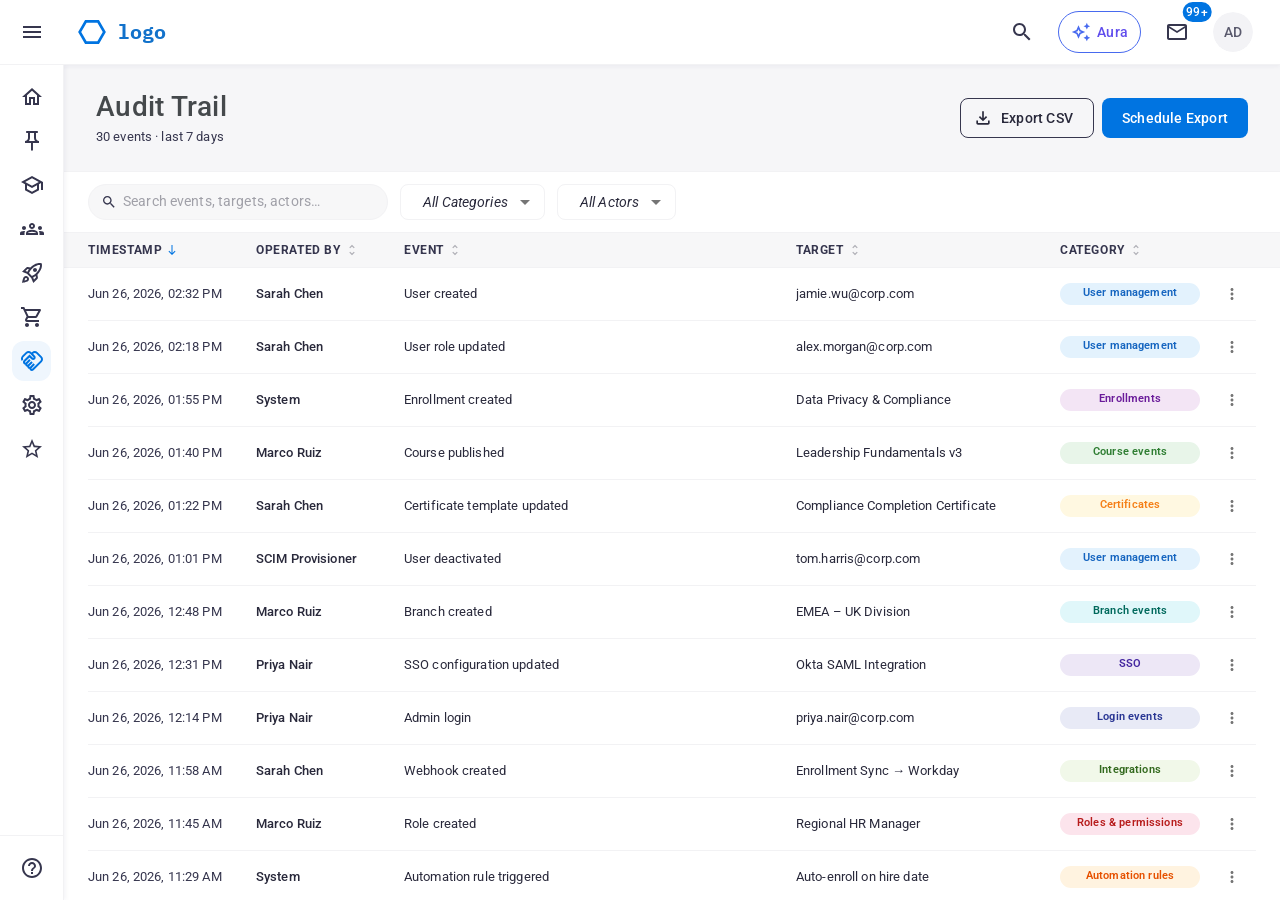
<file: public/index.html>
<!doctype html>
<html lang="en">
  <head>
    <meta charset="UTF-8" />
    <link rel="icon" type="image/svg+xml" href="/favicon.svg" />
    <meta name="viewport" content="width=device-width, initial-scale=1.0" />
    <title>Audit Trail</title>
    <script type="module" crossorigin src="/assets/index-DzPGpZPT.js"></script>
    <link rel="stylesheet" crossorigin href="/assets/index-BJmCKAD4.css">
  </head>
  <body>
    <div id="root"></div>
  </body>
</html>
</file>
<file: assets/index-BJmCKAD4.css>
@import "https://fonts.googleapis.com/css2?family=IBM+Plex+Mono:wght@600&family=Roboto:wght@400;500;700&family=Source+Sans+Pro:wght@300;400;600;700&display=swap";:root{--absorb-grey-950:#121416;--absorb-grey-900:#1e2022;--absorb-grey-850:#2a2c2e;--absorb-grey-800:#36383a;--absorb-grey-750:#424446;--absorb-grey-700:#585a5c;--absorb-grey-650:#6a6c6c;--absorb-grey-600:#8c8e8e;--absorb-grey-550:#a8a8a8;--absorb-grey-500:#b8b8b8;--absorb-grey-450:#c8c8c8;--absorb-grey-400:#d4d4d4;--absorb-grey-350:#dcdcdc;--absorb-grey-300:#e4e4e4;--absorb-grey-250:#eaeaea;--absorb-grey-200:#f0f0f0;--absorb-grey-150:#f4f4f4;--absorb-grey-100:#f7f7f7;--absorb-grey-50:#fbfbfb;--absorb-grey-0:#fff;--absorb-blue-800:#001f4c;--absorb-blue-750:#002f65;--absorb-blue-700:#003b7f;--absorb-blue-650:#004798;--absorb-blue-600:#0059b1;--absorb-blue-550:#1272cb;--absorb-blue-500:#2a80d0;--absorb-blue-450:#418ed5;--absorb-blue-400:#599cdb;--absorb-blue-350:#71aae0;--absorb-blue-300:#88b8e5;--absorb-blue-250:#a0c7ea;--absorb-blue-200:#b8d5ef;--absorb-blue-150:#d0e3f5;--absorb-blue-100:#e7f1fa;--absorb-blue-50:#f6fafe;--absorb-green-800:#002404;--absorb-green-750:#003312;--absorb-green-700:#053717;--absorb-green-650:#004722;--absorb-green-600:#155737;--absorb-green-550:#2e7050;--absorb-green-500:#437e62;--absorb-green-450:#588d73;--absorb-green-400:#6d9b84;--absorb-green-350:#82a996;--absorb-green-300:#96b7a7;--absorb-green-250:#abc6b9;--absorb-green-200:#c0d4ca;--absorb-green-150:#d5e2dc;--absorb-green-100:#e1eae6;--absorb-green-50:#f3f7f5;--absorb-red-800:#400;--absorb-red-750:#5e0000;--absorb-red-700:#770014;--absorb-red-650:#910018;--absorb-red-600:#aa001c;--absorb-red-550:#c41230;--absorb-red-500:#ca2a44;--absorb-red-450:#d04259;--absorb-red-400:#d6596e;--absorb-red-350:#dc7183;--absorb-red-300:#e18997;--absorb-red-250:#e7a0ac;--absorb-red-200:#edb8c1;--absorb-red-150:#f3d0d6;--absorb-red-100:#f9e7ea;--absorb-red-50:#fcf3f5;--absorb-orange-800:#590000;--absorb-orange-750:#731300;--absorb-orange-700:#8c2c00;--absorb-orange-650:#a64600;--absorb-orange-600:#bf5f00;--absorb-orange-550:#d97904;--absorb-orange-500:#dc861d;--absorb-orange-450:#e09436;--absorb-orange-400:#e4a14f;--absorb-orange-350:#e8af68;--absorb-orange-300:#ecbc81;--absorb-orange-250:#f0c99b;--absorb-orange-200:#f3d7b4;--absorb-orange-150:#f7e4cd;--absorb-orange-100:#fbf2e6;--absorb-orange-50:#fcf6ed;--absorb-purple-800:#000027;--absorb-purple-750:#020040;--absorb-purple-700:#1b005a;--absorb-purple-650:#350073;--absorb-purple-600:#4e028d;--absorb-purple-550:#681ba6;--absorb-purple-500:#7732af;--absorb-purple-450:#8649b8;--absorb-purple-400:#955fc1;--absorb-purple-350:#a476ca;--absorb-purple-300:#b38dd3;--absorb-purple-250:#c2a4db;--absorb-purple-200:#d2bbe4;--absorb-purple-150:#e1d1ed;--absorb-purple-100:#f0e8f6;--absorb-purple-50:#f5f0f9;--absorb-gold-800:#592f00;--absorb-gold-750:#734800;--absorb-gold-700:#8c6200;--absorb-gold-650:#a67b00;--absorb-gold-600:#bf9500;--absorb-gold-550:#d9ae04;--absorb-gold-500:#dcb61d;--absorb-gold-450:#e0be36;--absorb-gold-400:#e4c64f;--absorb-gold-350:#e8ce68;--absorb-gold-300:#ecd781;--absorb-gold-250:#f0df9b;--absorb-gold-200:#f3e7b4;--absorb-gold-150:#f7efcd;--absorb-gold-100:#fbf7e6;--absorb-gold-50:#fefcf6;--absorb-black-hex:#000;--absorb-black-rgb:0, 0, 0;--absorb-lightGray-rgb:249, 249, 249;--absorb-lightGray-hex:#f9f9f9;--absorb-slate5-hex:#fcfcfc;--absorb-slate5-rgb:252, 252, 252;--absorb-slate10-hex:#f3f3f6;--absorb-slate10-rgb:243, 243, 246;--absorb-slate15-hex:#e4e4e9;--absorb-slate15-rgb:228, 228, 233;--absorb-slate20-hex:#d2d2d9;--absorb-slate20-rgb:210, 210, 217;--absorb-slate30-hex:#c1c1cb;--absorb-slate30-rgb:193, 193, 203;--absorb-slate35-hex:#b4b4c0;--absorb-slate35-rgb:180, 180, 192, 1;--absorb-slate40-hex:#a0a0b1;--absorb-slate40-rgb:160, 160, 177;--absorb-slate50-hex:#858597;--absorb-slate50-rgb:133, 133, 151;--absorb-slate60-hex:#5b5b6e;--absorb-slate60-rgb:91, 91, 110;--absorb-slate70-hex:#36364e;--absorb-slate70-rgb:54, 54, 78;--absorb-slate80-hex:#1b1b2e;--absorb-slate80-rgb:27, 27, 46;--absorb-slate90-hex:#090913;--absorb-slate90-rgb:9, 9, 19;--absorb-white-rgb:255, 255, 255;--absorb-white-hex:#fff}.ac_button{cursor:pointer;outline:none}.ac_button[aria-disabled=true]{cursor:not-allowed}.ac_button[hidden]{display:none}.ac_button--default{--absorb-button-background-disabled:var(--absorb-slate15-hex);--absorb-button-color-disabled:var(--absorb-slate50-hex);background-color:rgb(var(--absorb-button-color-rgb));color:var(--absorb-bannerButton-hex);text-align:left;border:none;border-radius:3px;align-items:center;padding:0 15px;font-size:14px;font-style:normal;font-weight:600;line-height:36px;transition:background .25s;display:flex;position:relative}.ac_button--default:hover,.ac_button--default:focus,.ac_button--default:active{background-color:rgb(var(--absorb-button-color-dark-rgb))}.ac_button--default[aria-disabled=true]{background-color:var(--absorb-button-background-disabled);color:var(--absorb-button-color-disabled);cursor:not-allowed}.ac_button--default-primary{--absorb-button-color-rgb:var(--absorb-primary-rgb);--absorb-button-color-light-rgb:var(--absorb-primaryLight-rgb);--absorb-button-color-dark-rgb:var(--absorb-primaryDark-rgb)}.ac_button--default-success{--absorb-button-color-rgb:var(--absorb-success-rgb);--absorb-button-color-light-rgb:var(--absorb-successLight-rgb);--absorb-button-color-dark-rgb:var(--absorb-successDark-rgb)}.ac_button--default-warning{--absorb-button-color-rgb:var(--absorb-warning-rgb);--absorb-button-color-light-rgb:var(--absorb-warningLight-rgb);--absorb-button-color-dark-rgb:var(--absorb-warningDark-rgb)}.ac_button--default-failure{--absorb-button-color-rgb:var(--absorb-failure-rgb);--absorb-button-color-light-rgb:var(--absorb-failureLight-rgb);--absorb-button-color-dark-rgb:var(--absorb-failureDark-rgb)}.ac_button--default-danger{--absorb-button-color-rgb:var(--absorb-danger-rgb);--absorb-button-color-light-rgb:var(--absorb-dangerLight-rgb);--absorb-button-color-dark-rgb:var(--absorb-dangerDark-rgb)}.ac_button--default-default{--absorb-button-color-rgb:var(--absorb-default-rgb);--absorb-button-color-light-rgb:var(--absorb-defaultLight-rgb);--absorb-button-color-dark-rgb:var(--absorb-defaultDark-rgb)}.ac_button--default-empty{color:rgb(var(--absorb-button-color-rgb));background-color:#0000}.ac_button--default-empty:focus,.ac_button--default-empty:active,.ac_button--default-empty:hover{background-color:rgba(var(--absorb-button-color-rgb), .1);color:rgb(var(--absorb-button-color-dark-rgb))}.ac_button--default-empty[aria-disabled=true]:hover,.ac_button--default-empty[aria-disabled=true]:focus,.ac_button--default-empty[aria-disabled=true]:active{background-color:var(--absorb-button-background-disabled);color:var(--absorb-button-color-disabled);cursor:not-allowed}.ac_button--default-inverted{background-color:var(--absorb-white-hex);color:rgb(var(--absorb-button-color-rgb));outline:1px solid rgb(var(--absorb-button-color-rgb))}.ac_button--default-inverted:active,.ac_button--default-inverted:focus,.ac_button--default-inverted:hover{background-color:rgba(var(--absorb-button-color-rgb), .1);color:rgb(var(--absorb-button-color-dark-rgb))}.ac_button--default-inverted[aria-disabled=true]{outline:none}.ac_button--default-inverted[aria-disabled=true]:hover,.ac_button--default-inverted[aria-disabled=true]:focus,.ac_button--default-inverted[aria-disabled=true]:active{background-color:var(--absorb-button-background-disabled);color:var(--absorb-button-color-disabled);cursor:not-allowed}.ac_button--plain{background-color:#0000;border:2px solid #0000;border-radius:4px;min-width:min-content;min-height:26px;padding:2px 4px;display:flex}.ac_button--plain_text{text-overflow:ellipsis;white-space:nowrap;min-width:14px;max-width:160px;font-size:14px;font-weight:400;line-height:140%;text-decoration:underline;overflow:hidden}.ac_button--plain-default{color:#121416}.ac_button--plain-primary{color:#064a88}.ac_button--plain-destructive{color:#c41230}.ac_button--plain:focus{border-color:#005fcc}.ac_button--standard{color:var(--absorb-white-hex);border-radius:4px;justify-content:center;align-items:center;min-width:min-content;display:flex;box-shadow:0 1px 2px #12141633}.ac_button--standard_text{text-align:center;text-overflow:ellipsis;white-space:nowrap;max-width:160px;font-size:14px;font-weight:600;line-height:140%;overflow:hidden}.ac_button--standard:hover{box-shadow:0 1px 3px #1214161a}.ac_button--standard:active{box-shadow:0 1px 1px #1214164d}.ac_button--standard-style-default{background-color:var(--absorb-white-hex);color:#121416;border:1px solid #373d43}.ac_button--standard-style-primary{background-color:#1067b8}.ac_button--standard-style-destructive{background-color:#d61434}.ac_button--standard-size-default{min-width:64px;min-height:32px;padding:6px 16px}.ac_button--standard-size-large{min-width:80px;min-height:36px;padding:8px 20px}.ac_button--standard-size-slim{min-width:48px;min-height:24px;padding:4px 8px}.ac_button--standard[aria-disabled=true]{box-shadow:none;color:#606b76;background-color:#f5f5f5;border:1px solid #0000}.ac_button--standard:focus{outline-offset:2px;box-shadow:0 0 0 2px var(--absorb-white-hex);outline:2px solid #005fcc}.ac_avatar{background-color:var(--absorb-avatar-background-color,var(--absorb-bannerButton-hex));border:2px solid;border-color:var(--absorb-avatar-border-color,var(--absorb-default-hex));box-sizing:content-box;clip-path:circle(50%);color:var(--absorb-avatar-color,var(--absorb-default-hex));border-radius:50%;justify-content:center;align-items:center;width:32px;min-width:32px;height:32px;margin-right:15px;font-size:27px;text-decoration:none;display:flex}.ac_avatar_image{border-color:var(--absorb-avatar-image-border-color,var(--absorb-default-hex));border-radius:50%;display:flex}:root{--absorb-primary-rgb:18, 114, 203;--absorb-primaryDark-rgb:12, 79, 142;--absorb-primaryLight-rgb:90, 157, 219;--absorb-default-rgb:112, 112, 112;--absorb-defaultLight-rgb:155, 155, 155;--absorb-defaultDark-rgb:78, 78, 78;--absorb-bannerButton-hex:#fff;--absorb-avatar-background-color:var(--absorb-slate10-hex,#f2f2f4);--absorb-avatar-border-color:var(--absorb-slate10-hex,#f2f2f4);--absorb-avatar-color:var(--absorb-slate60-hex,#36364e)}html,body,#root{min-height:100%}#root{min-height:100vh}.old-nav-flyout-row:hover{background-color:#0000000a!important}.old-nav-flyout-row.active .old-nav-flyout-icon{color:#0074e1}
</file>
